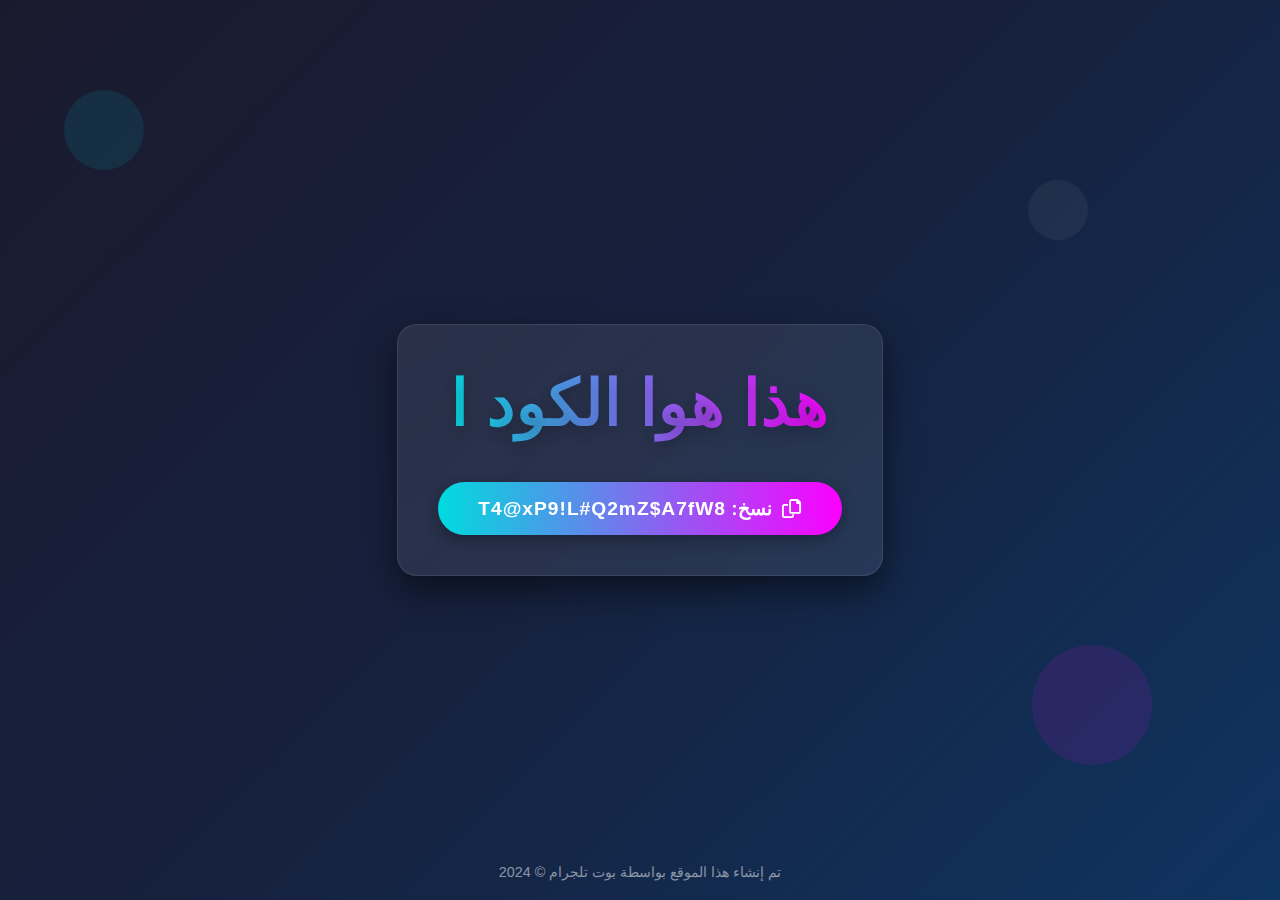
<file: index.html>
<!DOCTYPE html>
<html lang="ar" dir="rtl">
<head>
    <meta charset="UTF-8">
    <meta name="viewport" content="width=device-width, initial-scale=1.0">
    <title>موقع مخصص - هذا هوا الكود انسخه </title>
    <style>
        * {
            margin: 0;
            padding: 0;
            box-sizing: border-box;
            font-family: 'Segoe UI', Tahoma, Geneva, Verdana, sans-serif;
        }
        
        body {
            background: linear-gradient(135deg, #1a1a2e 0%, #16213e 50%, #0f3460 100%);
            color: #fff;
            min-height: 100vh;
            display: flex;
            justify-content: center;
            align-items: center;
            padding: 20px;
            position: relative;
            overflow-x: hidden;
        }
        
        .container {
            text-align: center;
            max-width: 800px;
            padding: 40px;
            background-color: rgba(255, 255, 255, 0.08);
            border-radius: 20px;
            box-shadow: 0 15px 35px rgba(0, 0, 0, 0.5);
            backdrop-filter: blur(10px);
            border: 1px solid rgba(255, 255, 255, 0.1);
            z-index: 10;
            animation: fadeIn 1.5s ease-out;
        }
        
        .normal-text {
            font-size: 4rem;
            font-weight: 800;
            letter-spacing: 4px;
            background: linear-gradient(90deg, #00dbde, #fc00ff);
            -webkit-background-clip: text;
            background-clip: text;
            color: transparent;
            text-shadow: 0 5px 15px rgba(0, 0, 0, 0.2);
            line-height: 1.2;
            margin-bottom: 40px;
            word-wrap: break-word;
        }
        
        .copy-btn {
            background: linear-gradient(90deg, #00dbde, #fc00ff);
            color: white;
            border: none;
            padding: 15px 40px;
            font-size: 1.2rem;
            font-weight: 600;
            border-radius: 50px;
            cursor: pointer;
            transition: all 0.3s ease;
            box-shadow: 0 5px 15px rgba(0, 0, 0, 0.3);
            display: flex;
            align-items: center;
            justify-content: center;
            gap: 10px;
            margin: 0 auto;
            letter-spacing: 1px;
        }
        
        .copy-btn:hover {
            transform: translateY(-3px);
            box-shadow: 0 8px 20px rgba(0, 0, 0, 0.4);
        }
        
        .copy-btn:active {
            transform: translateY(1px);
        }
        
        .copy-btn.copied {
            background: linear-gradient(90deg, #4CAF50, #45a049);
        }
        
        .notification {
            position: fixed;
            top: 30px;
            right: 30px;
            background: linear-gradient(90deg, #4CAF50, #45a049);
            color: white;
            padding: 15px 25px;
            border-radius: 10px;
            box-shadow: 0 5px 15px rgba(0, 0, 0, 0.3);
            z-index: 1000;
            transform: translateX(150%);
            transition: transform 0.5s ease;
            display: flex;
            align-items: center;
            gap: 10px;
        }
        
        .notification.show {
            transform: translateX(0);
        }
        
        .decoration {
            position: absolute;
            background: rgba(255, 255, 255, 0.03);
            border-radius: 50%;
            z-index: 1;
        }
        
        .decoration:nth-child(1) {
            width: 80px;
            height: 80px;
            top: 10%;
            left: 5%;
            background: rgba(0, 219, 222, 0.1);
        }
        
        .decoration:nth-child(2) {
            width: 120px;
            height: 120px;
            bottom: 15%;
            right: 10%;
            background: rgba(252, 0, 255, 0.1);
        }
        
        .decoration:nth-child(3) {
            width: 60px;
            height: 60px;
            top: 20%;
            right: 15%;
            background: rgba(255, 255, 255, 0.05);
        }
        
        .footer {
            position: absolute;
            bottom: 20px;
            width: 100%;
            text-align: center;
            color: rgba(255, 255, 255, 0.5);
            font-size: 0.9rem;
        }
        
        @keyframes fadeIn {
            from { opacity: 0; transform: translateY(30px); }
            to { opacity: 1; transform: translateY(0); }
        }
        
        @media (max-width: 768px) {
            .normal-text {
                font-size: 2.5rem;
                letter-spacing: 2px;
            }
            
            .container {
                padding: 30px 20px;
            }
            
            .copy-btn {
                padding: 12px 30px;
                font-size: 1.1rem;
            }
        }
        
        @media (max-width: 480px) {
            .normal-text {
                font-size: 2rem;
                letter-spacing: 1px;
            }
            
            .copy-btn {
                padding: 10px 25px;
                font-size: 1rem;
            }
            
            .notification {
                top: 20px;
                right: 20px;
                left: 20px;
                text-align: center;
                justify-content: center;
            }
        }
    </style>
    <link rel="stylesheet" href="https://cdnjs.cloudflare.com/ajax/libs/font-awesome/6.0.0-beta3/css/all.min.css">
</head>
<body>
    <!-- عناصر زخرفية -->
    <div class="decoration"></div>
    <div class="decoration"></div>
    <div class="decoration"></div>
    
    <!-- المحتوى الرئيسي -->
    <div class="container">
        <h1 class="normal-text">هذا هوا الكود انسخه وارسله الى البوت</h1>
        <button class="copy-btn" id="copyButton">
            <i class="far fa-copy"></i>
            نسخ: T4@xP9!L#Q2mZ$A7fW8
        </button>
    </div>
    
    <!-- إشعار النسخ -->
    <div class="notification" id="notification">
        <i class="fas fa-check-circle"></i>
        تم نسخ "T4@xP9!L#Q2mZ$A7fW8" إلى الحافظة
    </div>
    
    <!-- تذييل الصفحة -->
    <div class="footer">
        تم إنشاء هذا الموقع بواسطة بوت تلجرام &copy; 2024
    </div>
    
    <script>
        // تأثير حركة بسيط للعناصر الزخرفية
        document.addEventListener('mousemove', (e) => {
            const decorations = document.querySelectorAll('.decoration');
            const mouseX = e.clientX / window.innerWidth;
            const mouseY = e.clientY / window.innerHeight;
            
            decorations.forEach((decoration, index) => {
                const speed = (index + 1) * 0.5;
                const x = (mouseX * speed * 20) - 10;
                const y = (mouseY * speed * 20) - 10;
                
                decoration.style.transform = `translate(${x}px, ${y}px)`;
            });
        });
        
        // تأثير تدريجي لظهور النص
        document.addEventListener('DOMContentLoaded', () => {
            const normalText = document.querySelector('.normal-text');
            const text = normalText.textContent;
            normalText.textContent = '';
            
            for (let i = 0; i < text.length; i++) {
                setTimeout(() => {
                    normalText.textContent += text[i];
                }, i * 50);
            }
        });
        
        // وظيفة نسخ النص
        const copyButton = document.getElementById('copyButton');
        const notification = document.getElementById('notification');
        
        copyButton.addEventListener('click', async () => {
            const textToCopy = "T4@xP9!L#Q2mZ$A7fW8";
            
            try {
                // استخدام Clipboard API الحديث
                await navigator.clipboard.writeText(textToCopy);
                
                // تغيير مظهر الزر مؤقتًا
                copyButton.classList.add('copied');
                copyButton.innerHTML = '<i class="fas fa-check"></i> تم النسخ!';
                
                // عرض الإشعار
                notification.classList.add('show');
                
                // إعادة الزر إلى حالته الأصلية بعد 2 ثانية
                setTimeout(() => {
                    copyButton.classList.remove('copied');
                    copyButton.innerHTML = `<i class="far fa-copy"></i> نسخ: T4@xP9!L#Q2mZ$A7fW8`;
                }, 2000);
                
                // إخفاء الإشعار بعد 3 ثوانٍ
                setTimeout(() => {
                    notification.classList.remove('show');
                }, 3000);
                
            } catch (err) {
                // الطريقة البديلة للأنظمة القديمة
                const textArea = document.createElement('textarea');
                textArea.value = textToCopy;
                document.body.appendChild(textArea);
                textArea.select();
                document.execCommand('copy');
                document.body.removeChild(textArea);
                
                // عرض رسالة نجاح حتى مع الطريقة القديمة
                copyButton.classList.add('copied');
                copyButton.innerHTML = '<i class="fas fa-check"></i> تم النسخ!';
                notification.classList.add('show');
                
                setTimeout(() => {
                    copyButton.classList.remove('copied');
                    copyButton.innerHTML = `<i class="far fa-copy"></i> نسخ: T4@xP9!L#Q2mZ$A7fW8`;
                }, 2000);
                
                setTimeout(() => {
                    notification.classList.remove('show');
                }, 3000);
            }
        });
    </script>
</body>
</html>
</file>
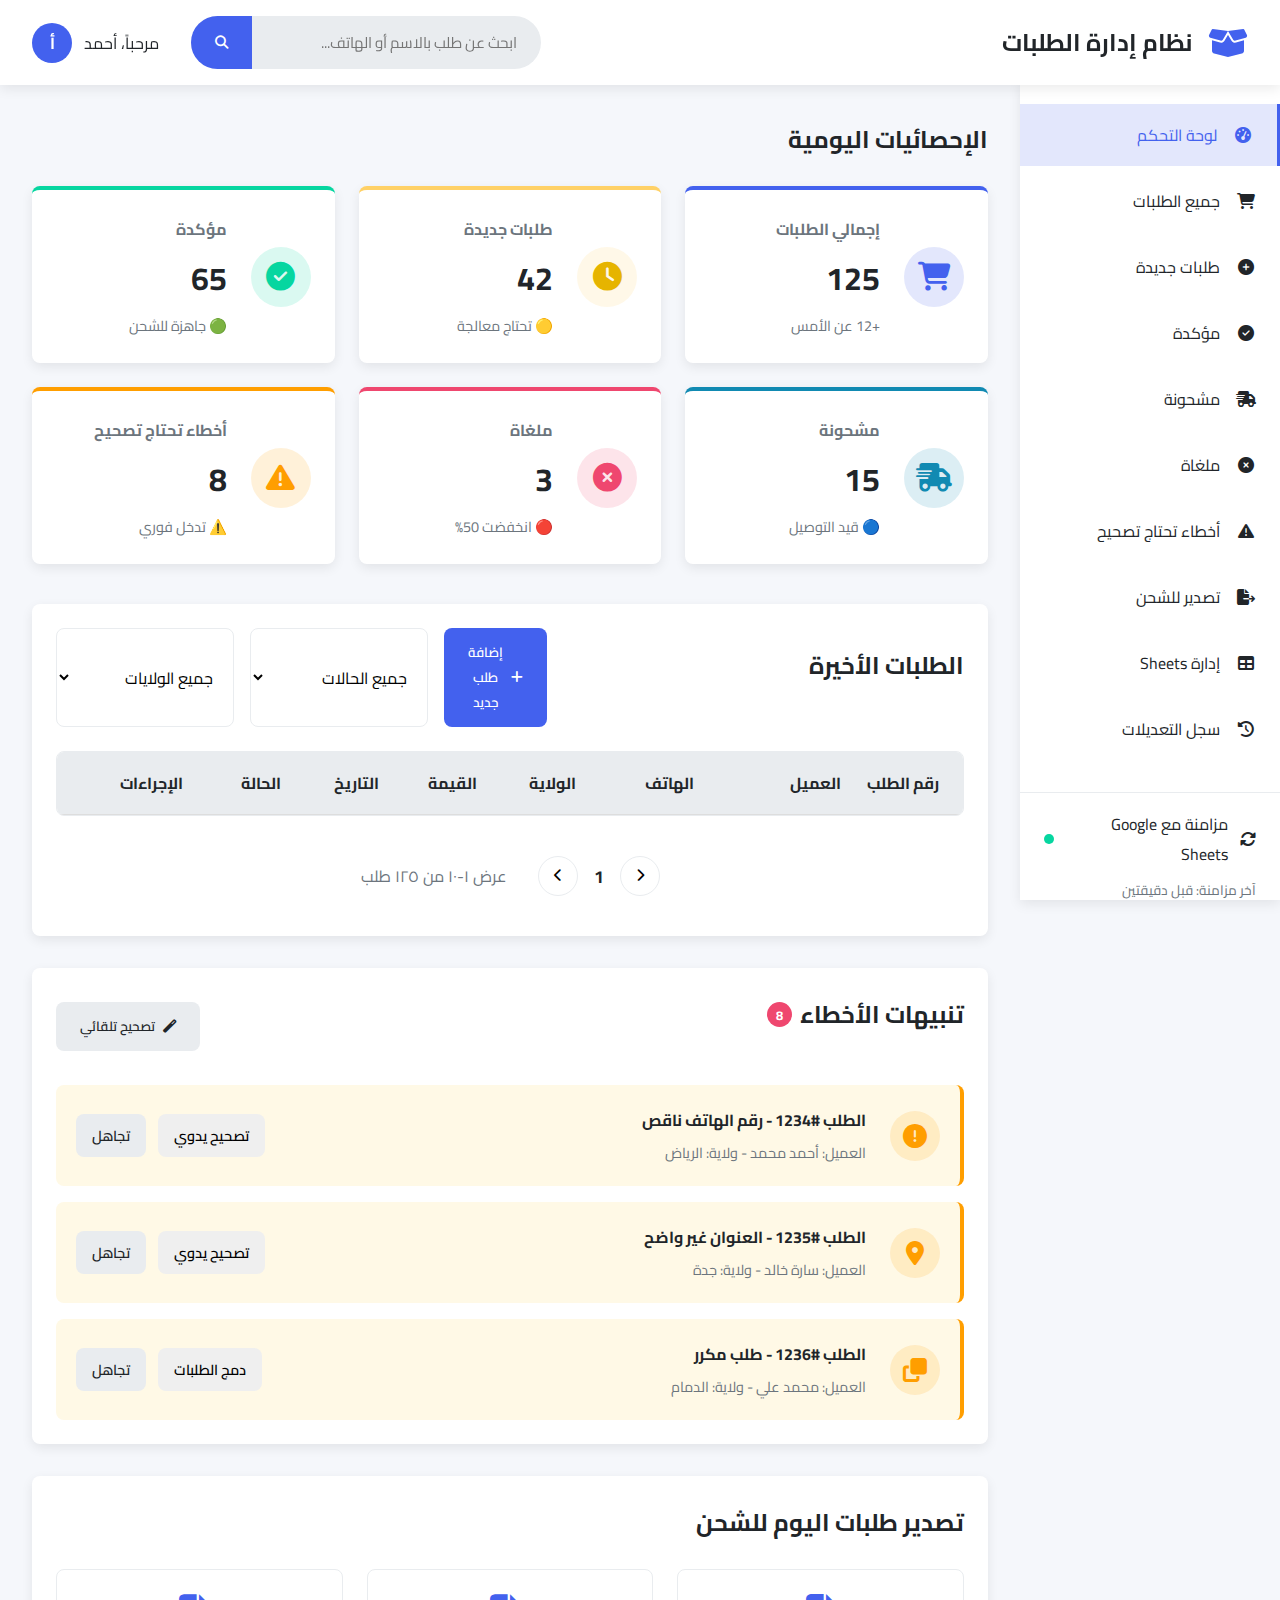
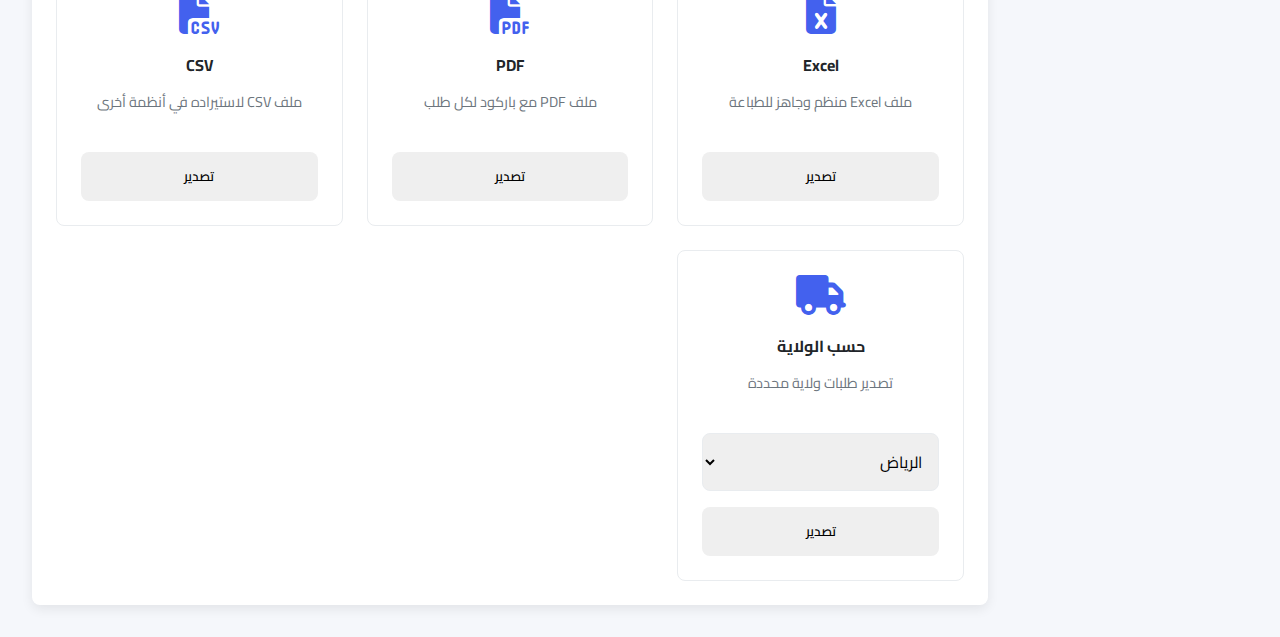
<file: deepseek_html_20251230_045576.html>
<!DOCTYPE html>
<html lang="ar" dir="rtl">
<head>
    <meta charset="UTF-8">
    <meta name="viewport" content="width=device-width, initial-scale=1.0">
    <title>نظام إدارة الطلبات | لوحة التحكم</title>
    <link rel="stylesheet" href="https://cdnjs.cloudflare.com/ajax/libs/font-awesome/6.4.0/css/all.min.css">
    <link href="https://fonts.googleapis.com/css2?family=Cairo:wght@300;400;600;700&display=swap" rel="stylesheet">
    <link rel="stylesheet" href="style.css">
</head>
<body>
    <!-- شريط التنقل العلوي -->
    <header class="header">
        <div class="header-container">
            <div class="logo">
                <i class="fas fa-box-open"></i>
                <h1>نظام إدارة الطلبات</h1>
            </div>
            
            <div class="header-controls">
                <div class="search-box">
                    <input type="text" id="searchInput" placeholder="ابحث عن طلب بالاسم أو الهاتف...">
                    <button id="searchBtn"><i class="fas fa-search"></i></button>
                </div>
                
                <div class="user-info">
                    <span>مرحباً، أحمد</span>
                    <div class="avatar">أ</div>
                </div>
            </div>
        </div>
    </header>

    <!-- القائمة الجانبية -->
    <nav class="sidebar">
        <ul class="nav-menu">
            <li class="active"><a href="#"><i class="fas fa-tachometer-alt"></i> لوحة التحكم</a></li>
            <li><a href="#orders"><i class="fas fa-shopping-cart"></i> جميع الطلبات</a></li>
            <li><a href="#new"><i class="fas fa-plus-circle"></i> طلبات جديدة</a></li>
            <li><a href="#confirmed"><i class="fas fa-check-circle"></i> مؤكدة</a></li>
            <li><a href="#shipped"><i class="fas fa-shipping-fast"></i> مشحونة</a></li>
            <li><a href="#cancelled"><i class="fas fa-times-circle"></i> ملغاة</a></li>
            <li><a href="#errors"><i class="fas fa-exclamation-triangle"></i> أخطاء تحتاج تصحيح</a></li>
            <li><a href="#export"><i class="fas fa-file-export"></i> تصدير للشحن</a></li>
            <li><a href="#sheets"><i class="fas fa-table"></i> إدارة Sheets</a></li>
            <li><a href="#history"><i class="fas fa-history"></i> سجل التعديلات</a></li>
        </ul>
        
        <div class="sidebar-footer">
            <div class="sync-status">
                <i class="fas fa-sync-alt"></i>
                <span>مزامنة مع Google Sheets</span>
                <div class="sync-indicator active"></div>
            </div>
            <p class="last-sync">آخر مزامنة: قبل دقيقتين</p>
        </div>
    </nav>

    <!-- المحتوى الرئيسي -->
    <main class="main-content">
        <!-- إحصائيات سريعة -->
        <section class="stats-section">
            <h2 class="section-title">الإحصائيات اليومية</h2>
            <div class="stats-grid">
                <div class="stat-card total">
                    <div class="stat-icon">
                        <i class="fas fa-shopping-cart"></i>
                    </div>
                    <div class="stat-info">
                        <h3>إجمالي الطلبات</h3>
                        <p class="stat-number" id="totalOrders">125</p>
                        <p class="stat-change">+12 عن الأمس</p>
                    </div>
                </div>
                
                <div class="stat-card new">
                    <div class="stat-icon">
                        <i class="fas fa-clock"></i>
                    </div>
                    <div class="stat-info">
                        <h3>طلبات جديدة</h3>
                        <p class="stat-number" id="newOrders">42</p>
                        <p class="stat-change">🟡 تحتاج معالجة</p>
                    </div>
                </div>
                
                <div class="stat-card confirmed">
                    <div class="stat-icon">
                        <i class="fas fa-check-circle"></i>
                    </div>
                    <div class="stat-info">
                        <h3>مؤكدة</h3>
                        <p class="stat-number" id="confirmedOrders">65</p>
                        <p class="stat-change">🟢 جاهزة للشحن</p>
                    </div>
                </div>
                
                <div class="stat-card shipped">
                    <div class="stat-icon">
                        <i class="fas fa-shipping-fast"></i>
                    </div>
                    <div class="stat-info">
                        <h3>مشحونة</h3>
                        <p class="stat-number" id="shippedOrders">15</p>
                        <p class="stat-change">🔵 قيد التوصيل</p>
                    </div>
                </div>
                
                <div class="stat-card cancelled">
                    <div class="stat-icon">
                        <i class="fas fa-times-circle"></i>
                    </div>
                    <div class="stat-info">
                        <h3>ملغاة</h3>
                        <p class="stat-number" id="cancelledOrders">3</p>
                        <p class="stat-change">🔴 انخفضت 50%</p>
                    </div>
                </div>
                
                <div class="stat-card errors">
                    <div class="stat-icon">
                        <i class="fas fa-exclamation-triangle"></i>
                    </div>
                    <div class="stat-info">
                        <h3>أخطاء تحتاج تصحيح</h3>
                        <p class="stat-number" id="errorOrders">8</p>
                        <p class="stat-change">⚠️ تدخل فوري</p>
                    </div>
                </div>
            </div>
        </section>

        <!-- قسم التحكم بالطلبات -->
        <section class="controls-section">
            <div class="section-header">
                <h2 class="section-title">الطلبات الأخيرة</h2>
                <div class="controls">
                    <button class="btn btn-primary" id="addOrderBtn">
                        <i class="fas fa-plus"></i> إضافة طلب جديد
                    </button>
                    <select id="filterStatus" class="filter-select">
                        <option value="all">جميع الحالات</option>
                        <option value="new">جديد</option>
                        <option value="confirmed">مؤكد</option>
                        <option value="shipped">مشحون</option>
                        <option value="cancelled">ملغى</option>
                    </select>
                    <select id="filterState" class="filter-select">
                        <option value="all">جميع الولايات</option>
                        <option value="الرياض">الرياض</option>
                        <option value="جدة">جدة</option>
                        <option value="الدمام">الدمام</option>
                        <option value="مكة">مكة</option>
                    </select>
                </div>
            </div>
            
            <!-- قائمة الطلبات -->
            <div class="orders-container">
                <div class="orders-header">
                    <div class="order-cell">رقم الطلب</div>
                    <div class="order-cell">العميل</div>
                    <div class="order-cell">الهاتف</div>
                    <div class="order-cell">الولاية</div>
                    <div class="order-cell">القيمة</div>
                    <div class="order-cell">التاريخ</div>
                    <div class="order-cell">الحالة</div>
                    <div class="order-cell">الإجراءات</div>
                </div>
                
                <div class="orders-list" id="ordersList">
                    <!-- سيتم ملء الطلبات هنا بواسطة JavaScript -->
                </div>
            </div>
            
            <div class="pagination">
                <button class="page-btn"><i class="fas fa-chevron-right"></i></button>
                <span class="page-number">1</span>
                <button class="page-btn"><i class="fas fa-chevron-left"></i></button>
                <span class="page-info">عرض ١-١٠ من ١٢٥ طلب</span>
            </div>
        </section>

        <!-- قسم الأخطاء -->
        <section class="errors-section" id="errorsSection">
            <div class="section-header">
                <h2 class="section-title">تنبيهات الأخطاء <span class="badge">8</span></h2>
                <button class="btn btn-secondary" id="autoFixBtn">
                    <i class="fas fa-magic"></i> تصحيح تلقائي
                </button>
            </div>
            
            <div class="errors-list">
                <div class="error-item">
                    <div class="error-icon">
                        <i class="fas fa-exclamation-circle"></i>
                    </div>
                    <div class="error-info">
                        <h4>الطلب #1234 - رقم الهاتف ناقص</h4>
                        <p>العميل: أحمد محمد - ولاية: الرياض</p>
                    </div>
                    <div class="error-actions">
                        <button class="btn btn-small" data-order="1234">تصحيح يدوي</button>
                        <button class="btn btn-small btn-secondary" data-order="1234">تجاهل</button>
                    </div>
                </div>
                
                <div class="error-item">
                    <div class="error-icon">
                        <i class="fas fa-map-marker-alt"></i>
                    </div>
                    <div class="error-info">
                        <h4>الطلب #1235 - العنوان غير واضح</h4>
                        <p>العميل: سارة خالد - ولاية: جدة</p>
                    </div>
                    <div class="error-actions">
                        <button class="btn btn-small" data-order="1235">تصحيح يدوي</button>
                        <button class="btn btn-small btn-secondary" data-order="1235">تجاهل</button>
                    </div>
                </div>
                
                <div class="error-item">
                    <div class="error-icon">
                        <i class="fas fa-clone"></i>
                    </div>
                    <div class="error-info">
                        <h4>الطلب #1236 - طلب مكرر</h4>
                        <p>العميل: محمد علي - ولاية: الدمام</p>
                    </div>
                    <div class="error-actions">
                        <button class="btn btn-small" data-order="1236">دمج الطلبات</button>
                        <button class="btn btn-small btn-secondary" data-order="1236">تجاهل</button>
                    </div>
                </div>
            </div>
        </section>

        <!-- قسم تصدير الطلبات -->
        <section class="export-section">
            <h2 class="section-title">تصدير طلبات اليوم للشحن</h2>
            <div class="export-options">
                <div class="export-option">
                    <i class="fas fa-file-excel"></i>
                    <h4>Excel</h4>
                    <p>ملف Excel منظم وجاهز للطباعة</p>
                    <button class="btn btn-export">تصدير</button>
                </div>
                
                <div class="export-option">
                    <i class="fas fa-file-pdf"></i>
                    <h4>PDF</h4>
                    <p>ملف PDF مع باركود لكل طلب</p>
                    <button class="btn btn-export">تصدير</button>
                </div>
                
                <div class="export-option">
                    <i class="fas fa-file-csv"></i>
                    <h4>CSV</h4>
                    <p>ملف CSV لاستيراده في أنظمة أخرى</p>
                    <button class="btn btn-export">تصدير</button>
                </div>
                
                <div class="export-option">
                    <i class="fas fa-truck"></i>
                    <h4>حسب الولاية</h4>
                    <p>تصدير طلبات ولاية محددة</p>
                    <select class="export-select">
                        <option value="الرياض">الرياض</option>
                        <option value="جدة">جدة</option>
                        <option value="الدمام">الدمام</option>
                    </select>
                    <button class="btn btn-export">تصدير</button>
                </div>
            </div>
        </section>
    </main>

    <!-- نموذج إضافة/تعديل طلب -->
    <div class="modal" id="orderModal">
        <div class="modal-content">
            <div class="modal-header">
                <h3 id="modalTitle">إضافة طلب جديد</h3>
                <button class="close-modal" id="closeModal">&times;</button>
            </div>
            <div class="modal-body">
                <form id="orderForm">
                    <div class="form-group">
                        <label for="customerName">اسم العميل *</label>
                        <input type="text" id="customerName" required>
                    </div>
                    
                    <div class="form-row">
                        <div class="form-group">
                            <label for="customerPhone">رقم الهاتف *</label>
                            <input type="tel" id="customerPhone" required>
                        </div>
                        
                        <div class="form-group">
                            <label for="orderState">الولاية *</label>
                            <select id="orderState" required>
                                <option value="">اختر ولاية</option>
                                <option value="الرياض">الرياض</option>
                                <option value="جدة">جدة</option>
                                <option value="الدمام">الدمام</option>
                                <option value="مكة">مكة</option>
                                <option value="المدينة">المدينة</option>
                            </select>
                        </div>
                    </div>
                    
                    <div class="form-group">
                        <label for="customerAddress">العنوان التفصيلي *</label>
                        <textarea id="customerAddress" rows="3" required></textarea>
                    </div>
                    
                    <div class="form-row">
                        <div class="form-group">
                            <label for="orderAmount">القيمة (ريال) *</label>
                            <input type="number" id="orderAmount" required>
                        </div>
                        
                        <div class="form-group">
                            <label for="orderStatus">حالة الطلب *</label>
                            <select id="orderStatus" required>
                                <option value="new">🟡 جديد</option>
                                <option value="confirmed">🟢 مؤكد</option>
                                <option value="shipped">🔵 مشحون</option>
                                <option value="cancelled">🔴 ملغى</option>
                            </select>
                        </div>
                    </div>
                    
                    <div class="form-group">
                        <label for="orderProducts">المنتجات</label>
                        <textarea id="orderProducts" rows="3" placeholder="أدخل قائمة المنتجات (اختياري)"></textarea>
                    </div>
                    
                    <div class="form-actions">
                        <button type="button" class="btn btn-secondary" id="cancelBtn">إلغاء</button>
                        <button type="submit" class="btn btn-primary">حفظ الطلب</button>
                    </div>
                </form>
            </div>
        </div>
    </div>

    <!-- رسائل التنبيه -->
    <div class="alert" id="alertBox">
        <span id="alertMessage"></span>
        <button class="close-alert">&times;</button>
    </div>

    <script src="script.js"></script>
</body>
</html>
</file>
<file: style.css>
:root {
    --primary-color: #4361ee;
    --primary-dark: #3a56d4;
    --secondary-color: #7209b7;
    --success-color: #06d6a0;
    --warning-color: #ffd166;
    --danger-color: #ef476f;
    --info-color: #118ab2;
    --light-color: #f8f9fa;
    --dark-color: #212529;
    --gray-color: #6c757d;
    --light-gray: #e9ecef;
    --border-radius: 8px;
    --box-shadow: 0 4px 12px rgba(0, 0, 0, 0.08);
    --transition: all 0.3s ease;
}

* {
    margin: 0;
    padding: 0;
    box-sizing: border-box;
}

body {
    font-family: 'Cairo', sans-serif;
    background-color: #f5f7fb;
    color: var(--dark-color);
    direction: rtl;
}

/* الشريط العلوي */
.header {
    background-color: white;
    padding: 1rem 2rem;
    box-shadow: var(--box-shadow);
    position: sticky;
    top: 0;
    z-index: 100;
}

.header-container {
    display: flex;
    justify-content: space-between;
    align-items: center;
}

.logo {
    display: flex;
    align-items: center;
    gap: 1rem;
}

.logo i {
    font-size: 2rem;
    color: var(--primary-color);
}

.logo h1 {
    font-size: 1.5rem;
    font-weight: 700;
}

.header-controls {
    display: flex;
    align-items: center;
    gap: 2rem;
}

.search-box {
    display: flex;
    background-color: var(--light-gray);
    border-radius: 50px;
    overflow: hidden;
    width: 350px;
}

.search-box input {
    flex: 1;
    border: none;
    background: transparent;
    padding: 0.75rem 1.5rem;
    font-family: 'Cairo', sans-serif;
    font-size: 0.95rem;
}

.search-box button {
    background-color: var(--primary-color);
    color: white;
    border: none;
    padding: 0 1.5rem;
    cursor: pointer;
    transition: var(--transition);
}

.search-box button:hover {
    background-color: var(--primary-dark);
}

.user-info {
    display: flex;
    align-items: center;
    gap: 0.75rem;
}

.avatar {
    width: 40px;
    height: 40px;
    background-color: var(--primary-color);
    color: white;
    border-radius: 50%;
    display: flex;
    align-items: center;
    justify-content: center;
    font-weight: 700;
}

/* القائمة الجانبية */
.sidebar {
    background-color: white;
    width: 260px;
    height: calc(100vh - 80px);
    position: fixed;
    right: 0;
    top: 80px;
    box-shadow: var(--box-shadow);
    overflow-y: auto;
    padding: 1.5rem 0;
}

.nav-menu {
    list-style: none;
}

.nav-menu li {
    margin-bottom: 0.25rem;
}

.nav-menu li a {
    display: flex;
    align-items: center;
    gap: 1rem;
    padding: 1rem 1.5rem;
    color: var(--dark-color);
    text-decoration: none;
    transition: var(--transition);
}

.nav-menu li a:hover {
    background-color: rgba(67, 97, 238, 0.1);
    color: var(--primary-color);
}

.nav-menu li.active a {
    background-color: rgba(67, 97, 238, 0.15);
    color: var(--primary-color);
    border-right: 3px solid var(--primary-color);
}

.nav-menu li a i {
    width: 20px;
    text-align: center;
}

.sidebar-footer {
    margin-top: 2rem;
    padding: 1rem 1.5rem;
    border-top: 1px solid var(--light-gray);
}

.sync-status {
    display: flex;
    align-items: center;
    gap: 0.75rem;
    margin-bottom: 0.5rem;
}

.sync-indicator {
    width: 10px;
    height: 10px;
    border-radius: 50%;
    background-color: #ccc;
}

.sync-indicator.active {
    background-color: var(--success-color);
    animation: pulse 2s infinite;
}

@keyframes pulse {
    0% { opacity: 1; }
    50% { opacity: 0.5; }
    100% { opacity: 1; }
}

.last-sync {
    font-size: 0.85rem;
    color: var(--gray-color);
}

/* المحتوى الرئيسي */
.main-content {
    margin-right: 260px;
    padding: 2rem;
    min-height: calc(100vh - 80px);
}

.section-title {
    font-size: 1.5rem;
    margin-bottom: 1.5rem;
    color: var(--dark-color);
    display: flex;
    align-items: center;
    gap: 0.5rem;
}

.badge {
    background-color: var(--danger-color);
    color: white;
    border-radius: 50%;
    width: 25px;
    height: 25px;
    display: flex;
    align-items: center;
    justify-content: center;
    font-size: 0.8rem;
}

/* إحصائيات */
.stats-grid {
    display: grid;
    grid-template-columns: repeat(auto-fill, minmax(300px, 1fr));
    gap: 1.5rem;
    margin-bottom: 2.5rem;
}

.stat-card {
    background-color: white;
    border-radius: var(--border-radius);
    padding: 1.5rem;
    box-shadow: var(--box-shadow);
    display: flex;
    align-items: center;
    gap: 1.5rem;
    transition: var(--transition);
    border-top: 4px solid transparent;
}

.stat-card:hover {
    transform: translateY(-5px);
    box-shadow: 0 8px 16px rgba(0, 0, 0, 0.1);
}

.stat-card.total { border-top-color: var(--primary-color); }
.stat-card.new { border-top-color: var(--warning-color); }
.stat-card.confirmed { border-top-color: var(--success-color); }
.stat-card.shipped { border-top-color: var(--info-color); }
.stat-card.cancelled { border-top-color: var(--danger-color); }
.stat-card.errors { border-top-color: #ff9e00; }

.stat-icon {
    width: 60px;
    height: 60px;
    border-radius: 50%;
    display: flex;
    align-items: center;
    justify-content: center;
    font-size: 1.8rem;
}

.stat-card.total .stat-icon { background-color: rgba(67, 97, 238, 0.15); color: var(--primary-color); }
.stat-card.new .stat-icon { background-color: rgba(255, 209, 102, 0.15); color: #e6b400; }
.stat-card.confirmed .stat-icon { background-color: rgba(6, 214, 160, 0.15); color: var(--success-color); }
.stat-card.shipped .stat-icon { background-color: rgba(17, 138, 178, 0.15); color: var(--info-color); }
.stat-card.cancelled .stat-icon { background-color: rgba(239, 71, 111, 0.15); color: var(--danger-color); }
.stat-card.errors .stat-icon { background-color: rgba(255, 158, 0, 0.15); color: #ff9e00; }

.stat-info h3 {
    font-size: 1rem;
    color: var(--gray-color);
    margin-bottom: 0.25rem;
}

.stat-number {
    font-size: 2rem;
    font-weight: 700;
    margin-bottom: 0.25rem;
}

.stat-change {
    font-size: 0.9rem;
    color: var(--gray-color);
}

/* قسم الطلبات */
.controls-section {
    background-color: white;
    border-radius: var(--border-radius);
    padding: 1.5rem;
    box-shadow: var(--box-shadow);
    margin-bottom: 2rem;
}

.section-header {
    display: flex;
    justify-content: space-between;
    align-items: center;
    margin-bottom: 1.5rem;
}

.controls {
    display: flex;
    gap: 1rem;
}

.btn {
    padding: 0.75rem 1.5rem;
    border: none;
    border-radius: var(--border-radius);
    font-family: 'Cairo', sans-serif;
    font-weight: 600;
    cursor: pointer;
    transition: var(--transition);
    display: inline-flex;
    align-items: center;
    gap: 0.5rem;
}

.btn-primary {
    background-color: var(--primary-color);
    color: white;
}

.btn-primary:hover {
    background-color: var(--primary-dark);
}

.btn-secondary {
    background-color: var(--light-gray);
    color: var(--dark-color);
}

.btn-secondary:hover {
    background-color: #dde1e7;
}

.btn-small {
    padding: 0.5rem 1rem;
    font-size: 0.9rem;
}

.filter-select {
    padding: 0.75rem 1rem;
    border: 1px solid var(--light-gray);
    border-radius: var(--border-radius);
    font-family: 'Cairo', sans-serif;
    background-color: white;
    min-width: 150px;
}

/* جدول الطلبات */
.orders-container {
    border: 1px solid var(--light-gray);
    border-radius: var(--border-radius);
    overflow: hidden;
    margin-bottom: 1.5rem;
}

.orders-header {
    display: grid;
    grid-template-columns: 1fr 1.5fr 1.2fr 1fr 1fr 1fr 1fr 1.2fr;
    background-color: var(--light-gray);
    padding: 1rem;
    font-weight: 700;
    border-bottom: 1px solid #ddd;
}

.order-cell {
    padding: 0 0.5rem;
}

.orders-list {
    max-height: 400px;
    overflow-y: auto;
}

.order-item {
    display: grid;
    grid-template-columns: 1fr 1.5fr 1.2fr 1fr 1fr 1fr 1fr 1.2fr;
    padding: 1rem;
    border-bottom: 1px solid var(--light-gray);
    align-items: center;
    transition: var(--transition);
}

.order-item:hover {
    background-color: rgba(67, 97, 238, 0.05);
}

.order-item:last-child {
    border-bottom: none;
}

.status-badge {
    padding: 0.35rem 0.75rem;
    border-radius: 50px;
    font-size: 0.85rem;
    font-weight: 600;
    text-align: center;
    width: fit-content;
}

.status-new {
    background-color: rgba(255, 209, 102, 0.2);
    color: #b38f00;
}

.status-confirmed {
    background-color: rgba(6, 214, 160, 0.2);
    color: #059669;
}

.status-shipped {
    background-color: rgba(17, 138, 178, 0.2);
    color: var(--info-color);
}

.status-cancelled {
    background-color: rgba(239, 71, 111, 0.2);
    color: var(--danger-color);
}

.order-actions {
    display: flex;
    gap: 0.5rem;
}

.action-btn {
    width: 36px;
    height: 36px;
    border-radius: 50%;
    display: flex;
    align-items: center;
    justify-content: center;
    border: none;
    cursor: pointer;
    transition: var(--transition);
    color: var(--gray-color);
    background-color: transparent;
}

.action-btn:hover {
    background-color: var(--light-gray);
    color: var(--dark-color);
}

.pagination {
    display: flex;
    align-items: center;
    justify-content: center;
    gap: 1rem;
    padding: 1rem 0;
}

.page-btn {
    width: 40px;
    height: 40px;
    border-radius: 50%;
    border: 1px solid var(--light-gray);
    background-color: white;
    cursor: pointer;
    display: flex;
    align-items: center;
    justify-content: center;
    transition: var(--transition);
}

.page-btn:hover {
    background-color: var(--primary-color);
    color: white;
    border-color: var(--primary-color);
}

.page-number {
    font-weight: 700;
    font-size: 1.1rem;
}

.page-info {
    color: var(--gray-color);
    margin-right: 1rem;
}

/* قسم الأخطاء */
.errors-section {
    background-color: white;
    border-radius: var(--border-radius);
    padding: 1.5rem;
    box-shadow: var(--box-shadow);
    margin-bottom: 2rem;
}

.errors-list {
    display: flex;
    flex-direction: column;
    gap: 1rem;
}

.error-item {
    display: flex;
    align-items: center;
    gap: 1.5rem;
    padding: 1.25rem;
    background-color: #fff9e6;
    border-right: 4px solid #ff9e00;
    border-radius: var(--border-radius);
}

.error-icon {
    width: 50px;
    height: 50px;
    background-color: rgba(255, 158, 0, 0.15);
    border-radius: 50%;
    display: flex;
    align-items: center;
    justify-content: center;
    font-size: 1.5rem;
    color: #ff9e00;
}

.error-info {
    flex: 1;
}

.error-info h4 {
    margin-bottom: 0.25rem;
    color: var(--dark-color);
}

.error-info p {
    color: var(--gray-color);
    font-size: 0.9rem;
}

.error-actions {
    display: flex;
    gap: 0.75rem;
}

/* قسم التصدير */
.export-section {
    background-color: white;
    border-radius: var(--border-radius);
    padding: 1.5rem;
    box-shadow: var(--box-shadow);
}

.export-options {
    display: grid;
    grid-template-columns: repeat(auto-fill, minmax(250px, 1fr));
    gap: 1.5rem;
}

.export-option {
    padding: 1.5rem;
    border: 1px solid var(--light-gray);
    border-radius: var(--border-radius);
    text-align: center;
    transition: var(--transition);
}

.export-option:hover {
    border-color: var(--primary-color);
    box-shadow: 0 5px 15px rgba(67, 97, 238, 0.1);
}

.export-option i {
    font-size: 2.5rem;
    color: var(--primary-color);
    margin-bottom: 1rem;
}

.export-option h4 {
    margin-bottom: 0.5rem;
}

.export-option p {
    color: var(--gray-color);
    font-size: 0.9rem;
    margin-bottom: 1.5rem;
    min-height: 40px;
}

.export-select {
    width: 100%;
    padding: 0.75rem;
    border: 1px solid var(--light-gray);
    border-radius: var(--border-radius);
    margin-bottom: 1rem;
    font-family: 'Cairo', sans-serif;
}

.btn-export {
    width: 100%;
    justify-content: center;
}

/* النموذج المنبثق */
.modal {
    display: none;
    position: fixed;
    top: 0;
    left: 0;
    width: 100%;
    height: 100%;
    background-color: rgba(0, 0, 0, 0.5);
    z-index: 1000;
    align-items: center;
    justify-content: center;
}

.modal-content {
    background-color: white;
    border-radius: var(--border-radius);
    width: 90%;
    max-width: 700px;
    max-height: 90vh;
    overflow-y: auto;
    box-shadow: 0 10px 30px rgba(0, 0, 0, 0.2);
}

.modal-header {
    display: flex;
    justify-content: space-between;
    align-items: center;
    padding: 1.5rem;
    border-bottom: 1px solid var(--light-gray);
}

.close-modal {
    background: none;
    border: none;
    font-size: 2rem;
    cursor: pointer;
    color: var(--gray-color);
    line-height: 1;
}

.modal-body {
    padding: 1.5rem;
}

.form-group {
    margin-bottom: 1.5rem;
}

.form-row {
    display: grid;
    grid-template-columns: 1fr 1fr;
    gap: 1.5rem;
}

label {
    display: block;
    margin-bottom: 0.5rem;
    font-weight: 600;
}

input, select, textarea {
    width: 100%;
    padding: 0.75rem 1rem;
    border: 1px solid var(--light-gray);
    border-radius: var(--border-radius);
    font-family: 'Cairo', sans-serif;
    font-size: 1rem;
    transition: var(--transition);
}

input:focus, select:focus, textarea:focus {
    outline: none;
    border-color: var(--primary-color);
    box-shadow: 0 0 0 3px rgba(67, 97, 238, 0.2);
}

.form-actions {
    display: flex;
    justify-content: flex-end;
    gap: 1rem;
    margin-top: 2rem;
}

/* رسائل التنبيه */
.alert {
    position: fixed;
    bottom: 2rem;
    left: 2rem;
    background-color: var(--primary-color);
    color: white;
    padding: 1rem 1.5rem;
    border-radius: var(--border-radius);
    box-shadow: var(--box-shadow);
    display: flex;
    align-items: center;
    justify-content: space-between;
    gap: 1rem;
    z-index: 1001;
    min-width: 300px;
    transform: translateX(-150%);
    transition: transform 0.5s ease;
}

.alert.show {
    transform: translateX(0);
}

.alert.success {
    background-color: var(--success-color);
}

.alert.error {
    background-color: var(--danger-color);
}

.alert.warning {
    background-color: var(--warning-color);
    color: var(--dark-color);
}

.close-alert {
    background: none;
    border: none;
    color: inherit;
    font-size: 1.5rem;
    cursor: pointer;
    line-height: 1;
}

/* التجاوب مع الشاشات المختلفة */
@media (max-width: 1200px) {
    .stats-grid {
        grid-template-columns: repeat(auto-fill, minmax(280px, 1fr));
    }
    
    .orders-header, .order-item {
        grid-template-columns: repeat(4, 1fr);
        grid-auto-rows: auto;
    }
    
    .orders-header .order-cell:nth-child(n+5),
    .order-item > div:nth-child(n+5) {
        display: none;
    }
}

@media (max-width: 992px) {
    .sidebar {
        width: 80px;
    }
    
    .sidebar .nav-menu li a span {
        display: none;
    }
    
    .sidebar .nav-menu li a {
        justify-content: center;
        padding: 1rem;
    }
    
    .sidebar .nav-menu li a i {
        font-size: 1.2rem;
    }
    
    .sidebar-footer {
        display: none;
    }
    
    .main-content {
        margin-right: 80px;
    }
    
    .header-controls {
        flex-direction: column;
        gap: 1rem;
        align-items: flex-start;
    }
    
    .search-box {
        width: 100%;
    }
}

@media (max-width: 768px) {
    .header-container {
        flex-direction: column;
        gap: 1rem;
        align-items: flex-start;
    }
    
    .main-content {
        padding: 1rem;
    }
    
    .section-header {
        flex-direction: column;
        gap: 1rem;
        align-items: flex-start;
    }
    
    .controls {
        flex-direction: column;
        width: 100%;
    }
    
    .filter-select, .btn {
        width: 100%;
    }
    
    .form-row {
        grid-template-columns: 1fr;
        gap: 1rem;
    }
    
    .export-options {
        grid-template-columns: 1fr;
    }
}
</file>
